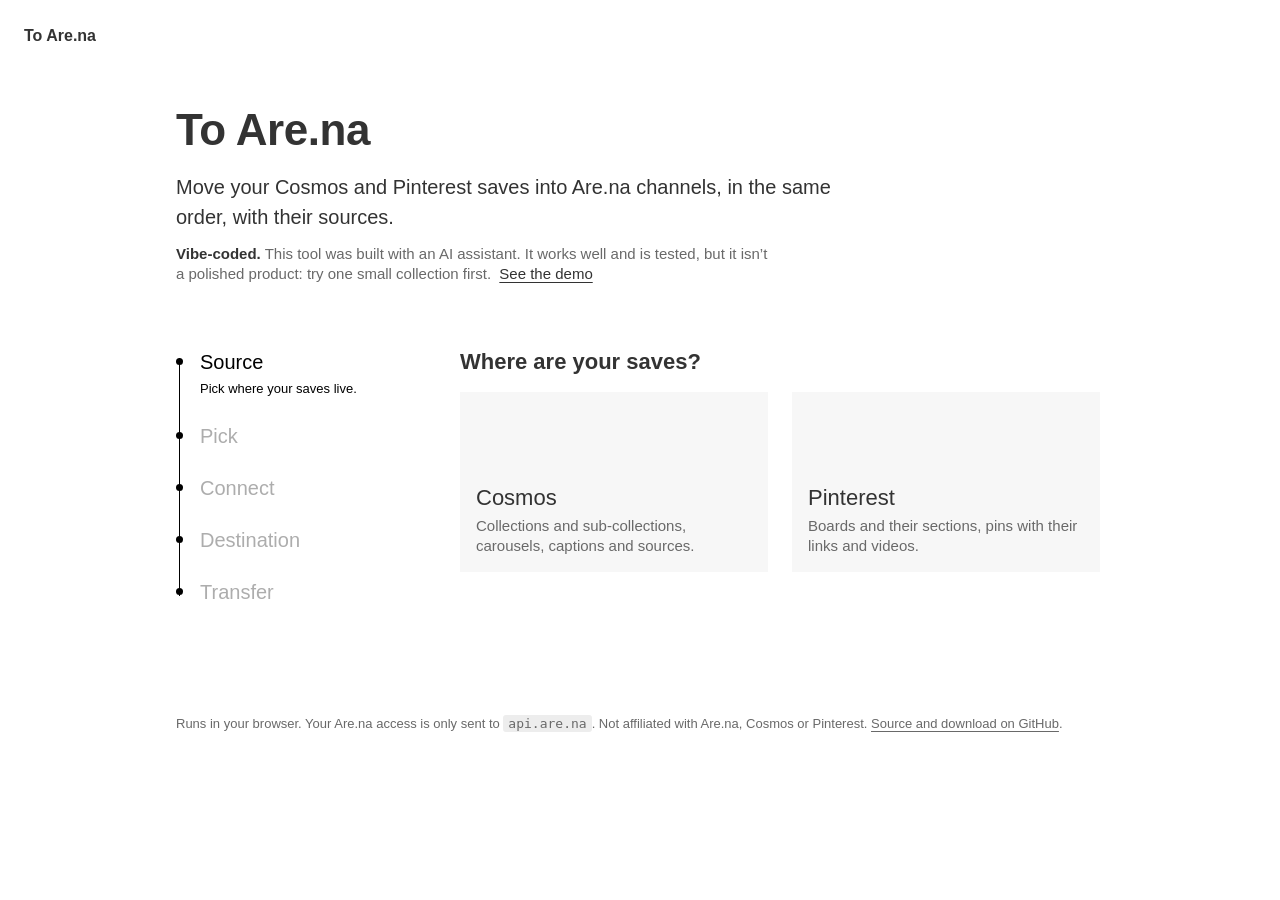
<file: index.html>
<!doctype html>
<html lang="en">
  <head>
    <meta charset="utf-8" />
    <meta name="viewport" content="width=device-width, initial-scale=1" />
    <!-- Scripts and styles only from this folder; network only to Are.na and the image hosts. -->
    <meta
      http-equiv="Content-Security-Policy"
      content="default-src 'none'; script-src 'self' file:; style-src 'self' file:; font-src 'self' file:; img-src 'self' file: data: https://cdn.cosmos.so https://i.pinimg.com; connect-src https://api.are.na https://*.amazonaws.com https://cdn.cosmos.so https://*.pinimg.com; base-uri 'none'; form-action 'none'"
    />
    <meta name="referrer" content="no-referrer" />
    <title>To Are.na</title>
    <meta name="description" content="Move your Cosmos and Pinterest saves into Are.na channels." />
    <link rel="icon" href="data:image/svg+xml,%3Csvg xmlns='http://www.w3.org/2000/svg' viewBox='0 0 32 32'%3E%3Crect width='32' height='32' fill='%23fff'/%3E%3Cpath d='M6 16h17M17 9l7 7-7 7' fill='none' stroke='%23333' stroke-width='2.5' stroke-linecap='square'/%3E%3C/svg%3E" />
    <link rel="stylesheet" href="styles.css" />
  </head>
  <body>
    <!-- Hidden by app.js on start: stays visible when the script doesn't run or is out of date. -->
    <p class="boot-warning" id="boot-warning" role="alert">
      This page isn’t running: its files are out of date, or scripts are blocked. Reload it (<kbd>⌘⇧R</kbd>), or open
      <code>index.html</code> in Chrome, Safari, Firefox or Arc.
    </p>

    <header class="topbar">
      <button type="button" class="topbar__mark" id="home">To Are.na</button>
      <span class="topbar__account" id="topbar-account" hidden>
        <span class="avatar" id="topbar-avatar" aria-hidden="true"></span>
        <span id="topbar-name"></span>
      </span>
    </header>

    <main class="page">
      <h1 class="crumb" id="crumb">To Are.na</h1>
      <p class="lede">Move your Cosmos and Pinterest saves into Are.na channels, in the same order, with their sources.</p>
      <p class="vibe">
        <strong>Vibe-coded.</strong> This tool was built with an AI assistant. It works well and is tested, but it isn’t
        a polished product: try one small collection first.
        <a href="demo/" id="demo-link">See the demo</a>
      </p>

      <div class="layout">
        <nav class="rail" aria-label="Steps">
          <ol class="steps" id="steps"></ol>
        </nav>

        <div class="content">
          <p class="step-count" id="step-count"></p>

          <!-- Source -->
          <section class="panel" data-step="source" aria-labelledby="h-source">
            <h2 class="heading" id="h-source" tabindex="-1">Where are your saves?</h2>
            <div class="choices">
              <button type="button" class="choice" data-source="cosmos" aria-pressed="false">
                <span class="choice__name">Cosmos</span>
                <span class="choice__desc">Collections and sub-collections, carousels, captions and sources.</span>
              </button>
              <button type="button" class="choice" data-source="pinterest" aria-pressed="false">
                <span class="choice__name">Pinterest</span>
                <span class="choice__desc">Boards and their sections, pins with their links and videos.</span>
              </button>
            </div>
            <p class="note" id="desktop-note" hidden>
              Picking needs a computer: Cosmos and Pinterest can’t run the export script on a phone or tablet.
            </p>
          </section>

          <!-- Pick -->
          <section class="panel" data-step="pick" aria-labelledby="h-pick" hidden>
            <h2 class="heading" id="h-pick" tabindex="-1">Pick from <span class="source-name"></span></h2>

            <div id="pick-howto">
              <ol class="numbered" id="howto"></ol>
              <p class="waiting" id="pick-waiting" role="status" hidden></p>
              <p class="hint" id="howto-trust"></p>
              <p class="switch"><button type="button" class="link" id="method-switch"></button></p>
              <details class="more">
                <summary>Got a file instead?</summary>
                <label class="drop" id="drop">
                  <input type="file" id="file" accept=".json,application/json" />
                  <svg class="icon" viewBox="0 0 24 24" aria-hidden="true"><path d="M12 4v16M4 12h16" /></svg>
                  <span class="drop__title" id="drop-title">Add your export file</span>
                  <span class="drop__hint">Drop the .json file here, or click to choose it.</span>
                </label>
              </details>
              <p class="error" id="load-error" role="alert" hidden></p>
            </div>

            <div id="pick-received" hidden>
              <p class="received" id="received-title"></p>
              <p class="meta" id="export-summary"></p>
              <div class="toolbar" id="collections-toolbar">
                <input type="search" id="filter" placeholder="Filter" aria-label="Filter" />
                <button type="button" class="btn btn--sm" id="select-all">Select all</button>
                <button type="button" class="btn btn--sm" id="select-none">Select none</button>
              </div>
              <ul class="list" id="collections"></ul>
              <label class="row row--library" id="library-row" hidden>
                <input type="checkbox" id="include-library" />
                <span class="thumb thumb--library" aria-hidden="true"></span>
                <span class="row__text">
                  <span class="row__name">Whole library</span>
                  <span class="row__meta" id="library-meta"></span>
                </span>
              </label>
              <div class="next">
                <span class="meta" id="choose-count"></span>
                <button type="button" class="btn" data-next="connect">
                  Continue <svg class="icon" viewBox="0 0 24 24" aria-hidden="true"><path d="M4 12h15M13 6l6 6-6 6" /></svg>
                </button>
              </div>
              <p class="aside"><button type="button" class="link" id="pick-again">Pick something else</button></p>
            </div>
          </section>

          <!-- Connect -->
          <section class="panel" data-step="connect" aria-labelledby="h-connect" hidden>
            <h2 class="heading" id="h-connect" tabindex="-1">Connect Are.na</h2>
            <div id="connect-form">
              <div id="oauth-block" hidden>
                <p>Let this page create channels and blocks on your Are.na account. You can revoke it anytime in Are.na’s settings.</p>
                <button type="button" class="btn btn--primary" id="oauth-connect">
                  Connect with Are.na <svg class="icon" viewBox="0 0 24 24" aria-hidden="true"><path d="M4 12h15M13 6l6 6-6 6" /></svg>
                </button>
              </div>
              <div id="token-block">
                <p>
                  Create a
                  <a href="https://www.are.na/settings/personal-access-tokens" target="_blank" rel="noopener noreferrer">personal access token</a>
                  with <strong>read and write</strong> access, then paste it here.
                </p>
                <form class="token-row" id="token-form" autocomplete="off">
                  <input type="password" id="token" placeholder="Personal access token" aria-label="Are.na personal access token" spellcheck="false" />
                  <button type="submit" class="btn" id="connect">Connect</button>
                </form>
              </div>
              <details class="more" id="token-alt" hidden>
                <summary>Use a personal access token instead</summary>
              </details>
              <label class="check"><input type="checkbox" id="remember" /> Remember the connection on this computer</label>
              <p class="hint">
                Unticked, it is forgotten when you close the tab. Ticked, it stays in this browser, where other pages from
                the same address could read it: avoid on a shared computer.
              </p>
              <p class="error" id="token-error" role="alert" hidden></p>
            </div>
            <div class="account" id="account" hidden>
              <span class="avatar" id="account-avatar" aria-hidden="true"></span>
              <span id="account-text"></span>
              <button type="button" class="link" id="disconnect">Disconnect</button>
            </div>

            <div class="settings">
              <h3 class="col-head">Settings</h3>
              <label class="check" id="batch-mode-row" hidden>
                <input type="checkbox" id="batch-mode" checked />
                <span>Batch mode — much quieter imports (Are.na Premium)</span>
              </label>
              <p class="hint" id="batch-mode-hint" hidden>New channels are made private. Existing non-private destinations fall back to single-POST (noisy for those).</p>
              <label class="field" id="visibility-row">
                <span>Channel privacy</span>
                <select id="visibility">
                  <option value="mirror">Same as the source (private stays private)</option>
                  <option value="private">All private</option>
                  <option value="closed">All closed (visible, only you add to them)</option>
                  <option value="public">All public</option>
                </select>
              </label>
              <label class="field">
                <span>Carousels</span>
                <select id="carousel">
                  <option value="first">Cover image only</option>
                  <option value="all">Every image, one block each</option>
                </select>
              </label>
              <details class="more">
                <summary>Advanced options</summary>
                <label class="check"><input type="checkbox" id="nest" checked /> <span id="nest-label">Put sub-collections inside their parent channel</span></label>
                <label class="check">
                  <input type="checkbox" id="arena-links" checked />
                  <span>Connect content saved from Are.na to its original block or channel instead of copying it</span>
                </label>
                <label class="check" data-only="cosmos"><input type="checkbox" id="captions" checked /> Use Cosmos captions as titles and descriptions</label>
                <label class="check" data-only="cosmos"><input type="checkbox" id="credits" checked /> Credit the original author in the description</label>
                <label class="field">
                  <span>Sending images</span>
                  <select id="image-mode">
                    <option value="url">By link: Are.na fetches each file (faster)</option>
                    <option value="upload">Upload from this browser (slower)</option>
                  </select>
                </label>
                <p class="hint">When Are.na refuses a link, the file is uploaded from this browser instead.</p>
                <button type="button" class="link" id="forget-journal">Forget the import history of this account</button>
              </details>
            </div>

            <div class="next">
              <span class="meta" id="connect-estimate"></span>
              <button type="button" class="btn" id="connect-next">
                Continue <svg class="icon" viewBox="0 0 24 24" aria-hidden="true"><path d="M4 12h15M13 6l6 6-6 6" /></svg>
              </button>
            </div>
          </section>

          <!-- Destination -->
          <section class="panel" data-step="destination" aria-labelledby="h-destination" hidden>
            <h2 class="heading" id="h-destination" tabindex="-1">Choose destinations</h2>
            <p class="meta">Each one goes into a new channel, unless you pick one of your own.</p>
            <ul class="list" id="destinations"></ul>
            <p class="hint" id="destinations-hint" role="status" hidden></p>
            <label class="check" id="prefix-row">
              <input type="checkbox" id="prefix-nested" /> <span>Prepend parent channel name to nested channels</span>
            </label>
            <div class="next">
              <span class="meta" id="destination-count"></span>
              <button type="button" class="btn" data-next="transfer">
                Continue <svg class="icon" viewBox="0 0 24 24" aria-hidden="true"><path d="M4 12h15M13 6l6 6-6 6" /></svg>
              </button>
            </div>
          </section>

          <!-- Transfer -->
          <section class="panel" data-step="transfer" aria-labelledby="h-transfer" hidden>
            <h2 class="heading" id="h-transfer" tabindex="-1">Review and transfer</h2>
            <dl class="meta-table" id="plan-table"></dl>
            <p class="note-box" id="plan-warning" hidden></p>
            <p class="note-box" id="plan-notes" hidden></p>
            <div class="actions">
              <button type="button" class="btn btn--primary" id="start">Transfer</button>
              <button type="button" class="btn" id="simulate">Simulate first</button>
            </div>

            <section class="run" id="run" hidden aria-live="polite">
              <div class="run__head">
                <span data-run="phase">Preparing…</span>
                <span class="run__count" data-run="count"></span>
              </div>
              <div class="bar" role="progressbar" aria-label="Progress" data-run="bar" aria-valuemin="0" aria-valuemax="100"><i data-run="fill"></i></div>
              <p class="hint" data-run="wait"></p>
              <dl class="meta-table counters">
                <dt>Blocks created</dt><dd data-count="created">0</dd>
                <dt>Connections</dt><dd data-count="connected">0</dd>
                <dt>Already there</dt><dd data-count="skipped">0</dd>
                <dt>Failed</dt><dd data-count="failed">0</dd>
              </dl>
              <div class="result" data-run="result" hidden></div>
              <h3 class="col-head" id="channels-head" hidden>Channels</h3>
              <ul class="channels" id="channels"></ul>
              <details class="more">
                <summary>Details</summary>
                <ol class="log" data-run="log"></ol>
              </details>
            </section>
          </section>
        </div>
      </div>
    </main>

    <dialog class="picker" id="picker" aria-labelledby="picker-title">
      <h3 class="heading" id="picker-title">Pick an existing channel</h3>
      <div class="toolbar">
        <input type="search" id="picker-filter" placeholder="Filter" aria-label="Filter your channels" />
      </div>
      <ul class="list" id="picker-list"></ul>
      <p class="error" id="picker-error" role="alert" hidden></p>
      <div class="actions">
        <button type="button" class="btn btn--primary" id="picker-choose">Choose</button>
        <button type="button" class="btn" id="picker-cancel">Cancel</button>
      </div>
    </dialog>

    <footer class="footer">
      <p>
        Runs in your browser. Your Are.na access is only sent to <code>api.are.na</code>. Not affiliated with Are.na, Cosmos
        or Pinterest.
        <a href="https://github.com/TanguyCaruel/to-arena" target="_blank" rel="noopener noreferrer">Source and download on GitHub</a>.
      </p>
    </footer>

    <script src="export-kit.js"></script>
    <script src="cosmos-export.js"></script>
    <script src="pinterest-export.js"></script>
    <script src="arena.js"></script>
    <script src="app.js"></script>
  </body>
</html>
</file>
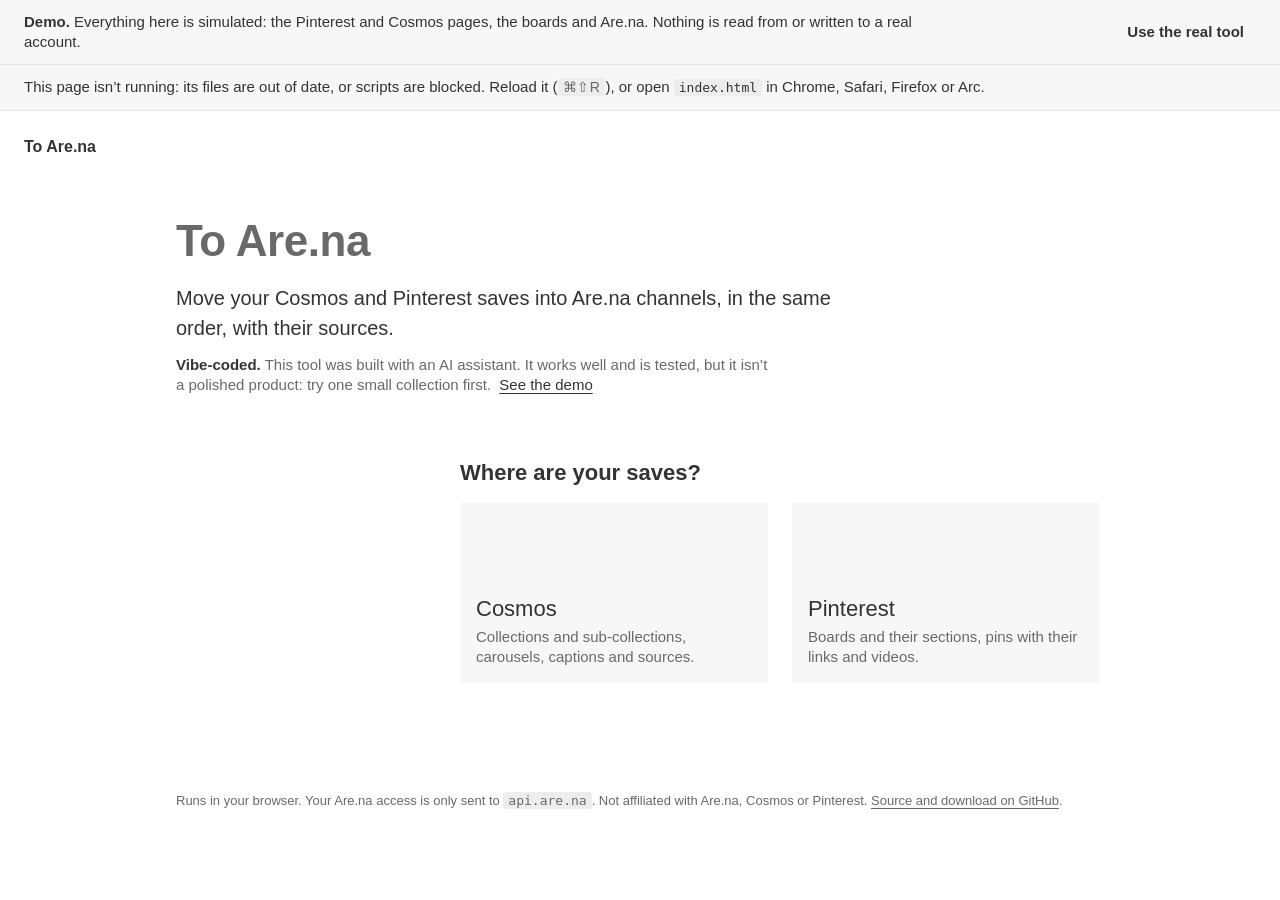
<file: demo/index.html>
<!doctype html>
<html lang="en">
  <head>
    <meta charset="utf-8" />
    <meta name="viewport" content="width=device-width, initial-scale=1" />
    <!-- The demo calls no outside service at all: everything it shows is simulated in this page. -->
    <meta
      http-equiv="Content-Security-Policy"
      content="default-src 'none'; script-src 'self'; style-src 'self'; img-src 'self' data:; connect-src 'self'; base-uri 'none'; form-action 'none'"
    />
    <meta name="referrer" content="no-referrer" />
    <title>Demo · To Are.na</title>
    <meta name="description" content="Try To Are.na with simulated Pinterest, Cosmos and Are.na accounts." />
    <link rel="icon" href="data:image/svg+xml,%3Csvg xmlns='http://www.w3.org/2000/svg' viewBox='0 0 32 32'%3E%3Crect width='32' height='32' fill='%23fff'/%3E%3Cpath d='M6 16h17M17 9l7 7-7 7' fill='none' stroke='%23333' stroke-width='2.5' stroke-linecap='square'/%3E%3C/svg%3E" />
    <link rel="stylesheet" href="../styles.css" />
    <link rel="stylesheet" href="demo.css" />
  </head>
  <body class="is-demo">
    <div class="demo-banner" role="note">
      <p>
        <strong>Demo.</strong> Everything here is simulated: the Pinterest and Cosmos pages, the boards and Are.na. Nothing
        is read from or written to a real account.
      </p>
      <a class="btn btn--sm" href="../">Use the real tool</a>
    </div>
    <div id="app"><p class="demo-loading">Loading the demo…</p></div>
    <script src="boot.js"></script>
  </body>
</html>
</file>
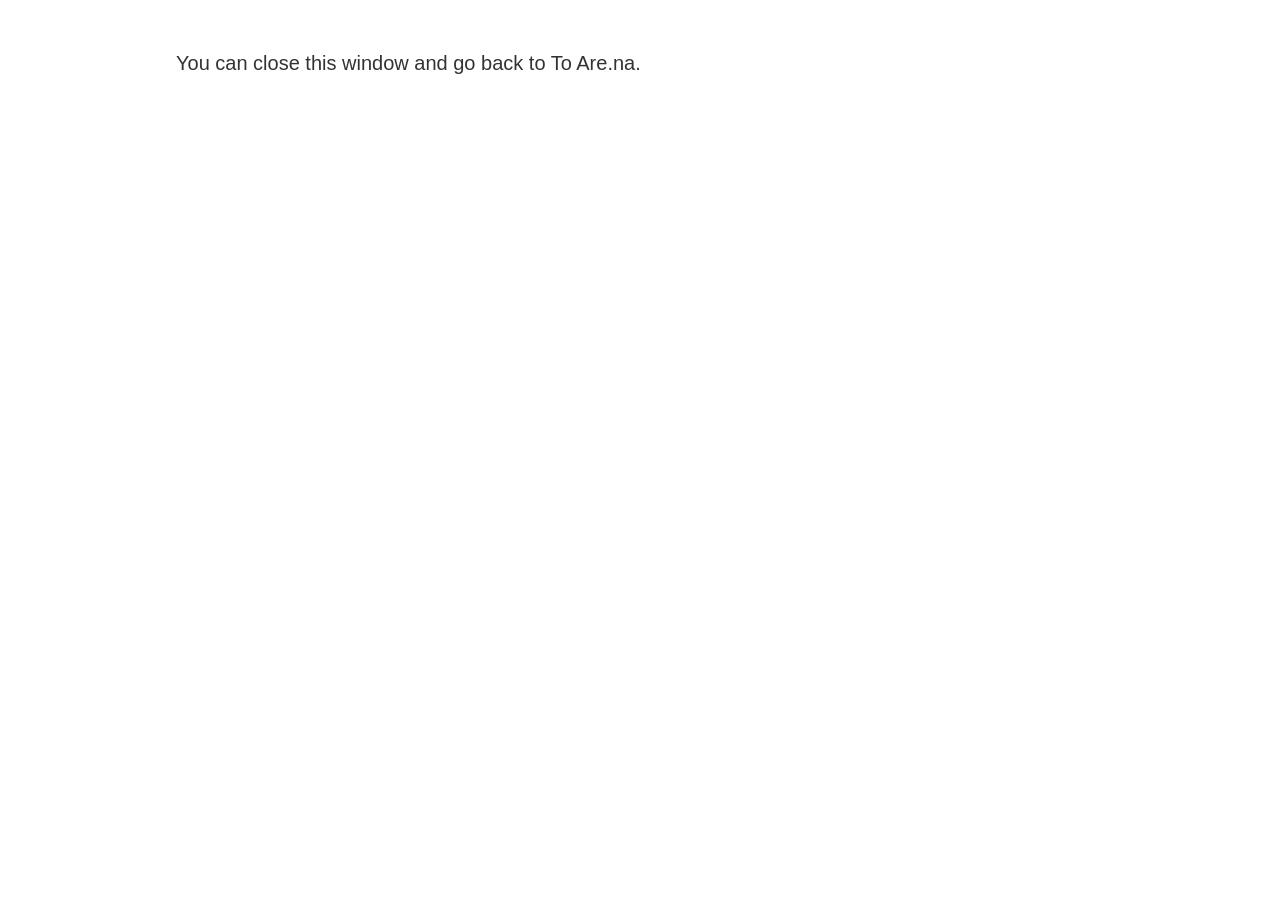
<file: oauth.html>
<!doctype html>
<html lang="en">
  <head>
    <meta charset="utf-8" />
    <meta name="viewport" content="width=device-width, initial-scale=1" />
    <!-- Are.na sends people back here after they allow access: this page only hands the code to To Are.na. -->
    <meta http-equiv="Content-Security-Policy" content="default-src 'none'; script-src 'self'; style-src 'self'; base-uri 'none'; form-action 'none'" />
    <meta name="referrer" content="no-referrer" />
    <title>Connecting · To Are.na</title>
    <link rel="stylesheet" href="styles.css" />
  </head>
  <body>
    <main class="page">
      <p class="lede" id="message">Connecting to Are.na…</p>
    </main>
    <script src="oauth.js"></script>
  </body>
</html>
</file>
<file: styles.css>
/*
 * To Are.na · styles, after the “Are.na Style” design system: white, one typeface at 400,
 * grey for everything that isn't content, one dark blue for the main action. Set in Arial. No shadow,
 * no gradient, 3px corners on controls only.
 */

:root {
  --surface: #ffffff;
  --surface-subtle: #f7f7f7;
  --surface-sunken: #ededed;
  --line: #ededed;
  --line-strong: #e5e5e5;
  --ink-strong: #000000;
  --ink: #333333;
  --ink-muted: #696969;
  --ink-faint: #adadad;
  --accent: #01075b;
  --on-accent: #ffffff;
  --focus-ring: var(--accent);

  --font-sans: Arial, 'Helvetica Neue', Helvetica, sans-serif;
  --font-mono: ui-monospace, 'SF Mono', Menlo, monospace;

  --space-1: 4px;
  --space-2: 8px;
  --space-3: 12px;
  --space-4: 16px;
  --space-6: 24px;
  --space-8: 32px;
  --space-12: 48px;
  --space-16: 64px;
  --space-24: 96px;

  --radius-none: 0;
  --radius-sm: 3px;
  --radius-full: 9999px;
  --control-height: 34px;
  --control-height-touch: 44px;
  --hairline: 1px;

  color-scheme: light;
}

* {
  box-sizing: border-box;
}

html {
  -webkit-text-size-adjust: 100%;
}

body {
  margin: 0;
  background: var(--surface);
  color: var(--ink);
  font: 400 16px/24px var(--font-sans);
  -webkit-font-smoothing: antialiased;
}

a {
  color: inherit;
  text-decoration-thickness: var(--hairline);
  text-underline-offset: 3px;
}

strong {
  font-weight: 700;
}

code,
kbd {
  font-family: var(--font-mono);
  font-size: 13px;
  background: var(--surface-sunken);
  border-radius: var(--radius-sm);
  padding: 1px 5px;
  white-space: nowrap;
}

kbd {
  font-family: var(--font-sans);
  font-size: 14px;
  letter-spacing: 0.04em;
  color: var(--ink-muted);
}

:focus-visible {
  outline: 2px solid var(--focus-ring);
  outline-offset: 2px;
}

[hidden] {
  display: none !important;
}

.icon {
  width: 20px;
  height: 20px;
  flex: none;
  fill: none;
  stroke: currentColor;
  stroke-width: 1.5;
  stroke-linecap: square;
}

/* ── Top bar ── */

.boot-warning {
  margin: 0;
  padding: var(--space-3) var(--space-6);
  background: var(--surface-subtle);
  border-bottom: var(--hairline) solid var(--line-strong);
  font: 400 15px/20px var(--font-sans);
}

.topbar {
  display: flex;
  align-items: center;
  justify-content: space-between;
  gap: var(--space-6);
  height: 72px;
  padding: 0 var(--space-6);
}

.topbar__mark {
  border: 0;
  background: none;
  padding: 0;
  color: var(--ink);
  font: 700 16px/20px var(--font-sans);
  cursor: pointer;
}

.topbar__account {
  display: flex;
  align-items: center;
  gap: var(--space-2);
  font: 400 15px/20px var(--font-sans);
  color: var(--ink-muted);
}

.avatar {
  display: inline-flex;
  align-items: center;
  justify-content: center;
  width: var(--control-height);
  height: var(--control-height);
  border-radius: var(--radius-full);
  background: var(--surface-sunken);
  color: var(--ink-strong);
  font: 400 16px/1 var(--font-sans);
  flex: none;
}

/* ── Page ── */

.page {
  max-width: 1120px;
  margin: 0 auto;
  padding: var(--space-8) var(--space-24) var(--space-24);
}

.crumb {
  margin: 0;
  font: 700 44px/52px var(--font-sans);
  letter-spacing: -0.01em;
  color: var(--ink-muted);
  text-wrap: balance;
}

.crumb button {
  border: 0;
  background: none;
  padding: 0;
  font: inherit;
  letter-spacing: inherit;
  color: inherit;
  cursor: pointer;
}

.crumb button:hover {
  color: var(--ink);
}

.crumb__sep {
  font-weight: 400;
  margin: 0 0.25em;
}

.crumb__current {
  color: var(--ink);
}

.lede {
  max-width: 34em;
  margin: var(--space-4) 0 0;
  font: 400 20px/30px var(--font-sans);
}

.vibe {
  max-width: 40em;
  margin: var(--space-3) 0 0;
  font: 400 15px/20px var(--font-sans);
  color: var(--ink-muted);
}

.vibe strong {
  color: var(--ink);
}

.vibe a {
  margin-left: var(--space-1);
  color: var(--ink);
}

.layout {
  display: grid;
  grid-template-columns: 220px minmax(0, 640px);
  gap: var(--space-16);
  margin-top: var(--space-16);
}

/* ── Step rail ── */

.rail {
  position: sticky;
  top: var(--space-6);
  align-self: start;
}

.steps {
  list-style: none;
  margin: 0;
  padding: 0 0 0 var(--space-6);
  position: relative;
  display: flex;
  flex-direction: column;
  gap: var(--space-6);
}

.steps::before {
  content: '';
  position: absolute;
  left: 3px;
  top: 10px;
  bottom: 10px;
  width: var(--hairline);
  background: var(--ink-strong);
}

.steps li {
  position: relative;
  font: 400 20px/28px var(--font-sans);
  color: var(--ink-faint);
}

.steps li::before {
  content: '';
  position: absolute;
  left: calc(-1 * var(--space-6));
  top: 10px;
  width: 7px;
  height: 7px;
  border-radius: var(--radius-full);
  background: var(--ink-strong);
}

.steps li.is-reachable {
  color: var(--ink-muted);
}

.steps li[aria-current='step'] {
  color: var(--ink-strong);
}

.steps button {
  border: 0;
  background: none;
  padding: 0;
  font: inherit;
  color: inherit;
  cursor: pointer;
  text-align: left;
}

.steps button:hover {
  color: var(--ink);
}

.steps__desc {
  display: block;
  margin-top: var(--space-1);
  max-width: 22em;
  font: 400 13px/18px var(--font-sans);
  color: var(--ink-strong);
}

.step-count {
  display: none;
  margin: 0 0 var(--space-2);
  font: 400 15px/20px var(--font-sans);
  color: var(--ink-muted);
}

/* ── Panels ── */

.heading {
  margin: 0 0 var(--space-4);
  font: 700 22px/28px var(--font-sans);
}

.heading:focus {
  outline: none;
}

.panel > p,
.panel > div > p {
  max-width: 36em;
}

.muted,
.note,
.hint {
  color: var(--ink-muted);
}

.note,
.hint {
  font: 400 13px/18px var(--font-sans);
}

.hint:empty {
  display: none;
}

.meta {
  margin: 0;
  font: 400 15px/20px var(--font-sans);
  color: var(--ink-muted);
}

.error {
  font: 400 15px/20px var(--font-sans);
  color: var(--ink);
}

.error::before {
  content: 'Error · ';
  font-weight: 700;
}

.waiting {
  margin: var(--space-6) 0 0;
  padding: var(--space-3) var(--space-4);
  background: var(--surface-subtle);
  font: 400 15px/20px var(--font-sans);
}

.received {
  margin: 0 0 var(--space-1);
  font-weight: 700;
}

.switch,
.aside {
  margin: var(--space-4) 0 0;
  font: 400 15px/20px var(--font-sans);
}

.hint.block {
  display: block;
  margin-top: var(--space-1);
}

#howto-trust {
  margin-top: var(--space-4);
  max-width: 36em;
}

.btn--sm .icon {
  width: 16px;
  height: 16px;
}

.note-box {
  margin: var(--space-4) 0;
  padding: var(--space-3) var(--space-4);
  background: var(--surface-subtle);
  font: 400 15px/20px var(--font-sans);
}

.col-head {
  margin: var(--space-8) 0 var(--space-3);
  padding-bottom: var(--space-1);
  border-bottom: var(--hairline) solid var(--line);
  font: 400 15px/20px var(--font-sans);
  color: var(--ink-muted);
}

/* ── Buttons ── */

.btn {
  display: inline-flex;
  align-items: center;
  gap: var(--space-2);
  height: var(--control-height);
  padding: 0 var(--space-4);
  border: 0;
  border-radius: var(--radius-sm);
  background: var(--surface-subtle);
  color: var(--ink);
  font: 700 16px/20px var(--font-sans);
  text-decoration: none;
  white-space: nowrap;
  cursor: pointer;
}

.btn:hover {
  background: var(--surface-sunken);
}

.btn--primary {
  background: var(--accent);
  color: var(--on-accent);
}

.btn--primary:hover {
  background: var(--accent);
  opacity: 0.92;
}

.btn--sm {
  height: 28px;
  padding: 0 var(--space-3);
  font-size: 15px;
}

.btn:disabled {
  background: var(--surface-subtle);
  color: var(--ink-muted);
  opacity: 1;
  cursor: default;
}

.bookmarklet {
  cursor: grab;
}

.link {
  border: 0;
  background: none;
  padding: 0;
  font: inherit;
  color: var(--ink-muted);
  text-decoration: underline;
  text-decoration-thickness: var(--hairline);
  text-underline-offset: 3px;
  cursor: pointer;
}

.link:hover {
  color: var(--ink);
}

.actions,
.next {
  display: flex;
  flex-wrap: wrap;
  align-items: center;
  gap: var(--space-2);
  margin-top: var(--space-8);
}

.next {
  justify-content: space-between;
  gap: var(--space-4);
}

.inline-action {
  display: flex;
  flex-wrap: wrap;
  align-items: center;
  gap: var(--space-2);
  margin-top: var(--space-2);
}

/* ── Source choices ── */

.choices {
  display: grid;
  grid-template-columns: repeat(2, minmax(0, 1fr));
  gap: var(--space-6);
}

.choice {
  display: flex;
  flex-direction: column;
  justify-content: flex-end;
  gap: var(--space-1);
  min-height: 180px;
  padding: var(--space-4);
  border: 0;
  border-radius: var(--radius-none);
  background: var(--surface-subtle);
  color: var(--ink);
  text-align: left;
  cursor: pointer;
}

.choice:hover {
  background: var(--surface-sunken);
}

.choice[aria-pressed='true'] {
  outline: var(--hairline) solid var(--ink-strong);
  outline-offset: calc(-1 * var(--hairline));
}

.choice[aria-pressed='true'] .choice__name {
  font-weight: 700;
}

.choice__name {
  font: 400 22px/28px var(--font-sans);
}

.choice__desc {
  font: 400 15px/20px var(--font-sans);
  color: var(--ink-muted);
}

/* ── Export ── */

.numbered {
  margin: 0;
  padding-left: 1.4em;
}

.numbered li {
  padding-left: var(--space-1);
  margin-bottom: var(--space-3);
}

.numbered li::marker {
  color: var(--ink-muted);
}

.more {
  margin: var(--space-4) 0;
}

.more > summary {
  display: inline-flex;
  align-items: center;
  gap: var(--space-1);
  list-style: none;
  font: 400 15px/20px var(--font-sans);
  color: var(--ink-muted);
  cursor: pointer;
}

.more > summary::-webkit-details-marker {
  display: none;
}

.more > summary::after {
  content: '';
  width: 16px;
  height: 16px;
  background: url("data:image/svg+xml,%3Csvg xmlns='http://www.w3.org/2000/svg' viewBox='0 0 24 24' fill='none' stroke='%23696969' stroke-width='1.5' stroke-linecap='square'%3E%3Cpath d='M6 9l6 6 6-6'/%3E%3C/svg%3E") center / 16px no-repeat;
}

.more[open] > summary::after {
  transform: rotate(180deg);
}

.more > summary:hover {
  color: var(--ink);
}

.more[open] > summary {
  margin-bottom: var(--space-3);
}

.more > p {
  max-width: 36em;
  font: 400 15px/20px var(--font-sans);
  color: var(--ink-muted);
}

.drop {
  position: relative;
  display: flex;
  flex-direction: column;
  align-items: center;
  justify-content: center;
  gap: var(--space-1);
  min-height: 168px;
  margin-top: var(--space-8);
  padding: var(--space-6);
  background: var(--surface-subtle);
  text-align: center;
  cursor: pointer;
}

.drop:hover,
.drop.is-over {
  background: var(--surface-sunken);
}

.drop:focus-within {
  outline: 2px solid var(--focus-ring);
  outline-offset: 2px;
}

.drop input {
  position: absolute;
  inset: 0;
  opacity: 0;
  cursor: pointer;
}

.drop .icon {
  width: 24px;
  height: 24px;
  margin-bottom: var(--space-2);
}

.drop__title {
  font-weight: 700;
}

.drop__hint {
  font: 400 15px/20px var(--font-sans);
  color: var(--ink-muted);
}

.file-button {
  position: relative;
  overflow: hidden;
}

.file-button input {
  position: absolute;
  inset: 0;
  opacity: 0;
  cursor: pointer;
}

/* ── Collections ── */

.toolbar {
  display: flex;
  flex-wrap: wrap;
  align-items: center;
  gap: var(--space-2);
  margin: var(--space-6) 0 var(--space-3);
}

.toolbar input {
  flex: 1 1 180px;
}

input[type='search'],
input[type='password'],
select {
  height: var(--control-height);
  min-width: 0;
  padding: 0 var(--space-3);
  border: var(--hairline) solid var(--line-strong);
  border-radius: var(--radius-none);
  background: var(--surface);
  color: var(--ink);
  font: 400 16px/20px var(--font-sans);
}

input::placeholder {
  color: var(--ink-muted);
}

select {
  width: 100%;
  appearance: none;
  padding-right: var(--space-8);
  background: var(--surface)
    url("data:image/svg+xml,%3Csvg xmlns='http://www.w3.org/2000/svg' viewBox='0 0 24 24' fill='none' stroke='%23333333' stroke-width='1.5' stroke-linecap='square'%3E%3Cpath d='M6 9l6 6 6-6'/%3E%3C/svg%3E")
    right 10px center / 16px no-repeat;
  cursor: pointer;
}

input[type='checkbox'],
input[type='radio'] {
  width: 16px;
  height: 16px;
  margin: 0;
  flex: none;
  accent-color: var(--ink);
}

.list {
  list-style: none;
  margin: 0;
  padding: 0;
  max-height: 480px;
  overflow: auto;
  border-top: var(--hairline) solid var(--line);
}

.list:empty {
  border: 0;
}

.row {
  display: flex;
  align-items: center;
  gap: var(--space-3);
  padding: var(--space-2) 0;
  border-bottom: var(--hairline) solid var(--line);
  cursor: pointer;
}

.row--child {
  padding-left: var(--space-8);
}

.row--library {
  margin-top: var(--space-4);
  border-top: var(--hairline) solid var(--line);
}

.thumb {
  width: 40px;
  height: 40px;
  flex: none;
  border-radius: var(--radius-none);
  background: var(--surface-subtle);
  object-fit: cover;
}

.thumb--library {
  background: var(--surface-sunken);
}

.row__text {
  display: grid;
  min-width: 0;
}

.row__name {
  overflow: hidden;
  text-overflow: ellipsis;
  white-space: nowrap;
}

.row__meta {
  font: 400 15px/20px var(--font-sans);
  color: var(--ink-muted);
}

/* ── Destination ── */

.row--destination {
  cursor: default;
}

.row--destination .row__text {
  flex: 1;
}

.row--destination select {
  flex: 0 0 220px;
  width: 220px;
}

.picker {
  width: min(560px, calc(100vw - 2 * var(--space-4)));
  max-height: 80vh;
  padding: var(--space-6);
  border: var(--hairline) solid var(--line-strong);
  border-radius: var(--radius-none);
  background: var(--surface);
  color: var(--ink);
}

.picker::backdrop {
  background: var(--ink-strong);
  opacity: 0.3;
}

.picker .heading {
  margin-bottom: 0;
}

.picker .list {
  max-height: 320px;
}

.picker .actions {
  margin-top: var(--space-4);
}

/* ── Connect ── */

.token-row {
  display: flex;
  gap: var(--space-2);
}

.token-row input {
  flex: 1;
  font-family: var(--font-mono);
  font-size: 14px;
}

.check {
  display: flex;
  align-items: flex-start;
  gap: var(--space-3);
  margin: var(--space-3) 0;
  cursor: pointer;
}

.check input {
  margin-top: 4px;
}

#connect-form .check {
  font: 400 15px/20px var(--font-sans);
  color: var(--ink-muted);
}

#connect-form .check input {
  margin-top: 2px;
}

.account {
  display: flex;
  flex-wrap: wrap;
  align-items: center;
  gap: var(--space-3);
}

.field {
  display: grid;
  gap: var(--space-1);
  margin: 0 0 var(--space-4);
}

.field > span {
  font: 400 15px/20px var(--font-sans);
  color: var(--ink-muted);
}

.settings .more {
  margin-top: var(--space-6);
}

/* ── Review and progress ── */

.meta-table {
  display: grid;
  grid-template-columns: 1fr auto;
  margin: 0;
  font: 400 15px/20px var(--font-sans);
  font-variant-numeric: tabular-nums;
}

.meta-table dt,
.meta-table dd {
  margin: 0;
  padding: 6px 0;
  border-bottom: var(--hairline) solid var(--line);
  color: var(--ink-muted);
}

.meta-table dd {
  text-align: right;
}

.meta-table dd strong {
  color: var(--ink);
}

.run {
  margin-top: var(--space-12);
}

.run__head {
  display: flex;
  justify-content: space-between;
  gap: var(--space-4);
  margin-bottom: var(--space-2);
}

.run__count {
  color: var(--ink-muted);
  font: 400 15px/24px var(--font-sans);
  font-variant-numeric: tabular-nums;
  white-space: nowrap;
}

.bar {
  height: 4px;
  border-radius: 2px;
  background: var(--surface-subtle);
  overflow: hidden;
}

.bar i {
  display: block;
  width: 0;
  height: 100%;
  background: var(--ink-strong);
}

.counters {
  margin-top: var(--space-6);
}

.counters dd {
  color: var(--ink);
  font-weight: 700;
}

.result {
  margin-top: var(--space-6);
}

.result p {
  margin: 0;
  max-width: 36em;
}

.result .actions {
  margin-top: var(--space-4);
}

.channels {
  list-style: none;
  margin: 0;
  padding: 0;
  font: 400 15px/20px var(--font-sans);
}

.channels li {
  display: flex;
  justify-content: space-between;
  gap: var(--space-4);
  padding: 6px 0;
  border-bottom: var(--hairline) solid var(--line);
}

.channels li span {
  color: var(--ink-muted);
  white-space: nowrap;
}

.log {
  margin: 0;
  padding: var(--space-3) var(--space-4);
  max-height: 280px;
  overflow: auto;
  list-style: none;
  background: var(--surface-subtle);
  font: 400 13px/18px var(--font-sans);
  color: var(--ink-muted);
}

.log .ok,
.log .info {
  color: var(--ink-muted);
}

.log .warn,
.log .error {
  color: var(--ink);
}

.log .error::before {
  content: '';
}

.footer {
  max-width: 1120px;
  margin: 0 auto;
  padding: 0 var(--space-24) var(--space-12);
  font: 400 13px/18px var(--font-sans);
  color: var(--ink-muted);
}

/* ── Small screens ── */

@media (max-width: 900px) {
  .page,
  .footer {
    padding-left: var(--space-6);
    padding-right: var(--space-6);
  }

  .layout {
    grid-template-columns: 180px minmax(0, 1fr);
    gap: var(--space-8);
  }
}

@media (max-width: 640px) {
  .topbar {
    padding: 0 var(--space-4);
    height: 56px;
  }

  .page,
  .footer {
    padding-left: var(--space-4);
    padding-right: var(--space-4);
  }

  .crumb {
    font-size: 26px;
    line-height: 32px;
    letter-spacing: -0.005em;
  }

  .lede {
    font-size: 18px;
    line-height: 26px;
  }

  .layout {
    display: block;
    margin-top: var(--space-8);
  }

  .rail {
    display: none;
  }

  .step-count {
    display: block;
  }

  .choices {
    grid-template-columns: 1fr;
    gap: var(--space-3);
  }

  .choice {
    min-height: 120px;
  }

  .btn {
    height: var(--control-height-touch);
  }

  .btn--sm {
    height: 36px;
  }

  .token-row {
    flex-direction: column;
  }

  .row--destination {
    flex-wrap: wrap;
  }

  .row--destination select {
    flex-basis: 100%;
    width: 100%;
  }

  .toolbar input {
    flex-basis: 100%;
  }

  input[type='search'],
  input[type='password'],
  select {
    height: var(--control-height-touch);
  }
}
</file>
<file: demo/demo.css>
/* To Are.na · demo: banner, simulated windows, and the Are.na-style result. */

.demo-banner {
  display: flex;
  flex-wrap: wrap;
  align-items: center;
  justify-content: space-between;
  gap: var(--space-3) var(--space-6);
  padding: var(--space-3) var(--space-6);
  background: var(--surface-subtle);
  border-bottom: var(--hairline) solid var(--line-strong);
  font: 400 15px/20px var(--font-sans);
}

.demo-banner p {
  margin: 0;
  max-width: 60em;
}

.demo-loading {
  padding: var(--space-12) var(--space-6);
  color: var(--ink-muted);
}

/* ── Windows ── */

.demo-modal {
  position: fixed;
  inset: 0;
  z-index: 100;
  display: flex;
  align-items: center;
  justify-content: center;
  padding: var(--space-6);
  background: rgba(255, 255, 255, 0.88);
}

.demo-window {
  display: flex;
  flex-direction: column;
  width: min(1100px, 100%);
  max-height: 100%;
  background: var(--surface);
  border: var(--hairline) solid var(--line-strong);
  border-radius: var(--radius-sm);
  overflow: hidden;
}

.demo-window__bar {
  display: flex;
  align-items: center;
  gap: var(--space-3);
  height: 40px;
  padding: 0 var(--space-3);
  background: var(--surface-subtle);
  border-bottom: var(--hairline) solid var(--line-strong);
  flex: none;
}

.demo-window__dots {
  width: 44px;
  height: 10px;
  background: radial-gradient(circle at 5px 5px, var(--ink-faint) 4px, transparent 4.5px) 0 0 / 17px 10px repeat-x;
  flex: none;
}

.demo-window__url {
  flex: 1;
  min-width: 0;
  padding: 3px var(--space-3);
  background: var(--surface);
  font: 400 13px/18px var(--font-sans);
  color: var(--ink-muted);
  white-space: nowrap;
  overflow: hidden;
  text-overflow: ellipsis;
}

.demo-window__close {
  border: 0;
  background: none;
  padding: 0 var(--space-1);
  font: 400 20px/1 var(--font-sans);
  color: var(--ink-muted);
  cursor: pointer;
}

.demo-window__body {
  display: grid;
  grid-template-columns: minmax(0, 1fr) 400px;
  min-height: 0;
  overflow: hidden;
}

/* ── Simulated site ── */

.demo-site {
  padding: var(--space-6);
  overflow: auto;
  max-height: calc(100vh - 140px);
}

.demo-profile {
  display: flex;
  align-items: center;
  gap: var(--space-3);
  margin-bottom: var(--space-6);
}

.demo-site__label {
  margin: 0 0 var(--space-3);
  font: 400 15px/20px var(--font-sans);
  color: var(--ink-muted);
}

.demo-site__title {
  margin: var(--space-3) 0 var(--space-4);
  font: 700 22px/28px var(--font-sans);
}

.demo-grid {
  display: grid;
  grid-template-columns: repeat(auto-fill, minmax(150px, 1fr));
  gap: var(--space-6) var(--space-4);
}

.demo-tile {
  display: grid;
  gap: var(--space-1);
  padding: 0;
  border: 0;
  background: none;
  text-align: left;
  font: inherit;
  color: inherit;
  cursor: pointer;
}

.demo-tile__img {
  display: block;
  aspect-ratio: 1;
  background: var(--surface-subtle);
  overflow: hidden;
}

.demo-tile__img img {
  width: 100%;
  height: 100%;
  object-fit: cover;
  display: block;
}

.demo-tile:hover .demo-tile__name {
  text-decoration: underline;
}

.demo-tile__name {
  font-weight: 700;
}

.demo-tile__meta {
  font: 400 13px/18px var(--font-sans);
  color: var(--ink-muted);
}

.demo-masonry {
  columns: 4 140px;
  column-gap: var(--space-3);
}

.demo-masonry figure {
  margin: 0 0 var(--space-3);
  break-inside: avoid;
}

.demo-masonry img {
  display: block;
  width: 100%;
  height: auto;
}

/* ── Script side ── */

.demo-script {
  display: flex;
  flex-direction: column;
  gap: var(--space-3);
  padding: var(--space-6);
  border-left: var(--hairline) solid var(--line);
  background: var(--surface-subtle);
  overflow: auto;
  max-height: calc(100vh - 140px);
}

.demo-script p {
  margin: 0;
}

.demo-script__how {
  font-weight: 700;
}

.demo-script__where {
  font: 400 15px/20px var(--font-sans);
  color: var(--ink-muted);
}

.demo-script .btn--primary {
  align-self: flex-start;
}

/* ── Consent ── */

.demo-consent {
  width: min(440px, 100%);
}

.demo-consent__body {
  padding: var(--space-6);
}

.demo-consent__app {
  margin: 0 0 var(--space-2);
  font: 700 22px/28px var(--font-sans);
}

.demo-consent .actions {
  margin-top: var(--space-6);
}

/* ── Are.na-style result ── */

.demo-arena__body {
  grid-template-columns: 220px minmax(0, 1fr);
}

.demo-arena__nav {
  list-style: none;
  margin: 0;
  padding: var(--space-6) var(--space-4);
  border-right: var(--hairline) solid var(--line);
  overflow: auto;
  max-height: calc(100vh - 140px);
  font: 400 15px/24px var(--font-sans);
}

.demo-arena__nav button {
  border: 0;
  background: none;
  padding: 2px 0;
  font: inherit;
  color: var(--ink-muted);
  text-align: left;
  cursor: pointer;
}

.demo-arena__nav li[aria-current] button {
  color: var(--ink);
  font-weight: 700;
}

.demo-arena__main {
  padding: var(--space-6);
  overflow: auto;
  max-height: calc(100vh - 140px);
}

.demo-arena__crumb {
  font-size: 32px;
  line-height: 38px;
}

.ar-grid {
  display: grid;
  grid-template-columns: repeat(auto-fill, minmax(160px, 1fr));
  gap: var(--space-8) var(--space-6);
  margin-top: var(--space-6);
}

.ar-block {
  display: flex;
  flex-direction: column;
  gap: var(--space-3);
  min-width: 0;
}

.ar-block__frame {
  position: relative;
  aspect-ratio: 1;
  display: flex;
  flex-direction: column;
  align-items: center;
  justify-content: center;
  gap: var(--space-1);
}

.ar-block__frame img {
  max-width: 100%;
  max-height: 100%;
  display: block;
}

.ar-block__caption {
  margin: 0;
  font: 400 15px/20px var(--font-sans);
  color: var(--ink-muted);
  text-align: center;
  white-space: nowrap;
  overflow: hidden;
  text-overflow: ellipsis;
}

.ar-block--text .ar-block__frame {
  align-items: flex-start;
  justify-content: flex-start;
  padding: var(--space-4);
  border: var(--hairline) solid var(--line);
  font: 400 18px/26px var(--font-sans);
}

.ar-block--channel .ar-block__frame {
  border: var(--hairline) solid var(--ink);
  padding: var(--space-4);
  text-align: center;
  font-weight: 700;
}

.demo-badge {
  position: absolute;
  left: var(--space-2);
  bottom: var(--space-2);
  padding: 1px 6px;
  border-radius: var(--radius-sm);
  background: var(--surface-sunken);
  font: 400 12px/16px var(--font-sans);
  color: var(--ink-muted);
}

@media (max-width: 760px) {
  .demo-modal {
    padding: var(--space-2);
  }

  .demo-window__body,
  .demo-arena__body {
    grid-template-columns: 1fr;
    overflow: auto;
  }

  .demo-site,
  .demo-script,
  .demo-arena__nav,
  .demo-arena__main {
    max-height: none;
    overflow: visible;
  }

  .demo-script {
    border-left: 0;
    border-top: var(--hairline) solid var(--line);
  }

  .demo-arena__nav {
    display: flex;
    flex-wrap: wrap;
    gap: var(--space-1) var(--space-4);
    border-right: 0;
    border-bottom: var(--hairline) solid var(--line);
  }
}
</file>
